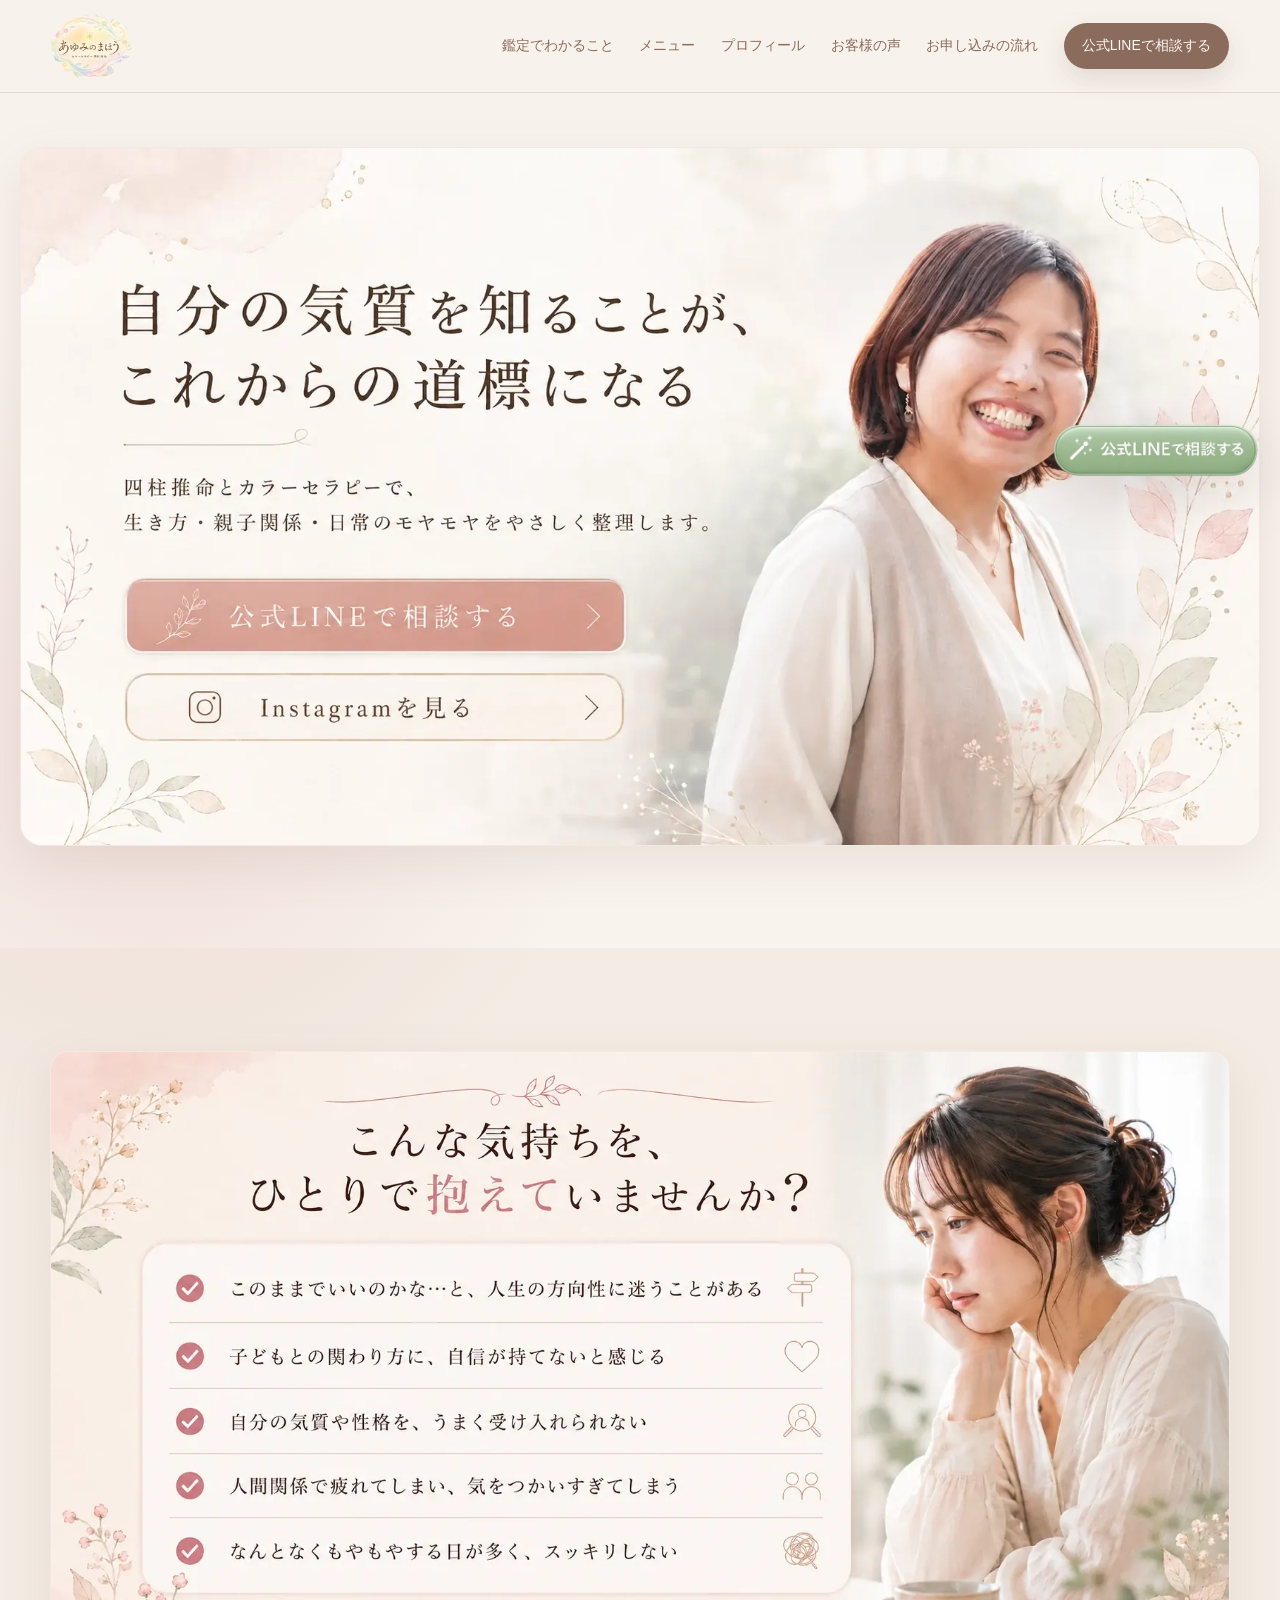
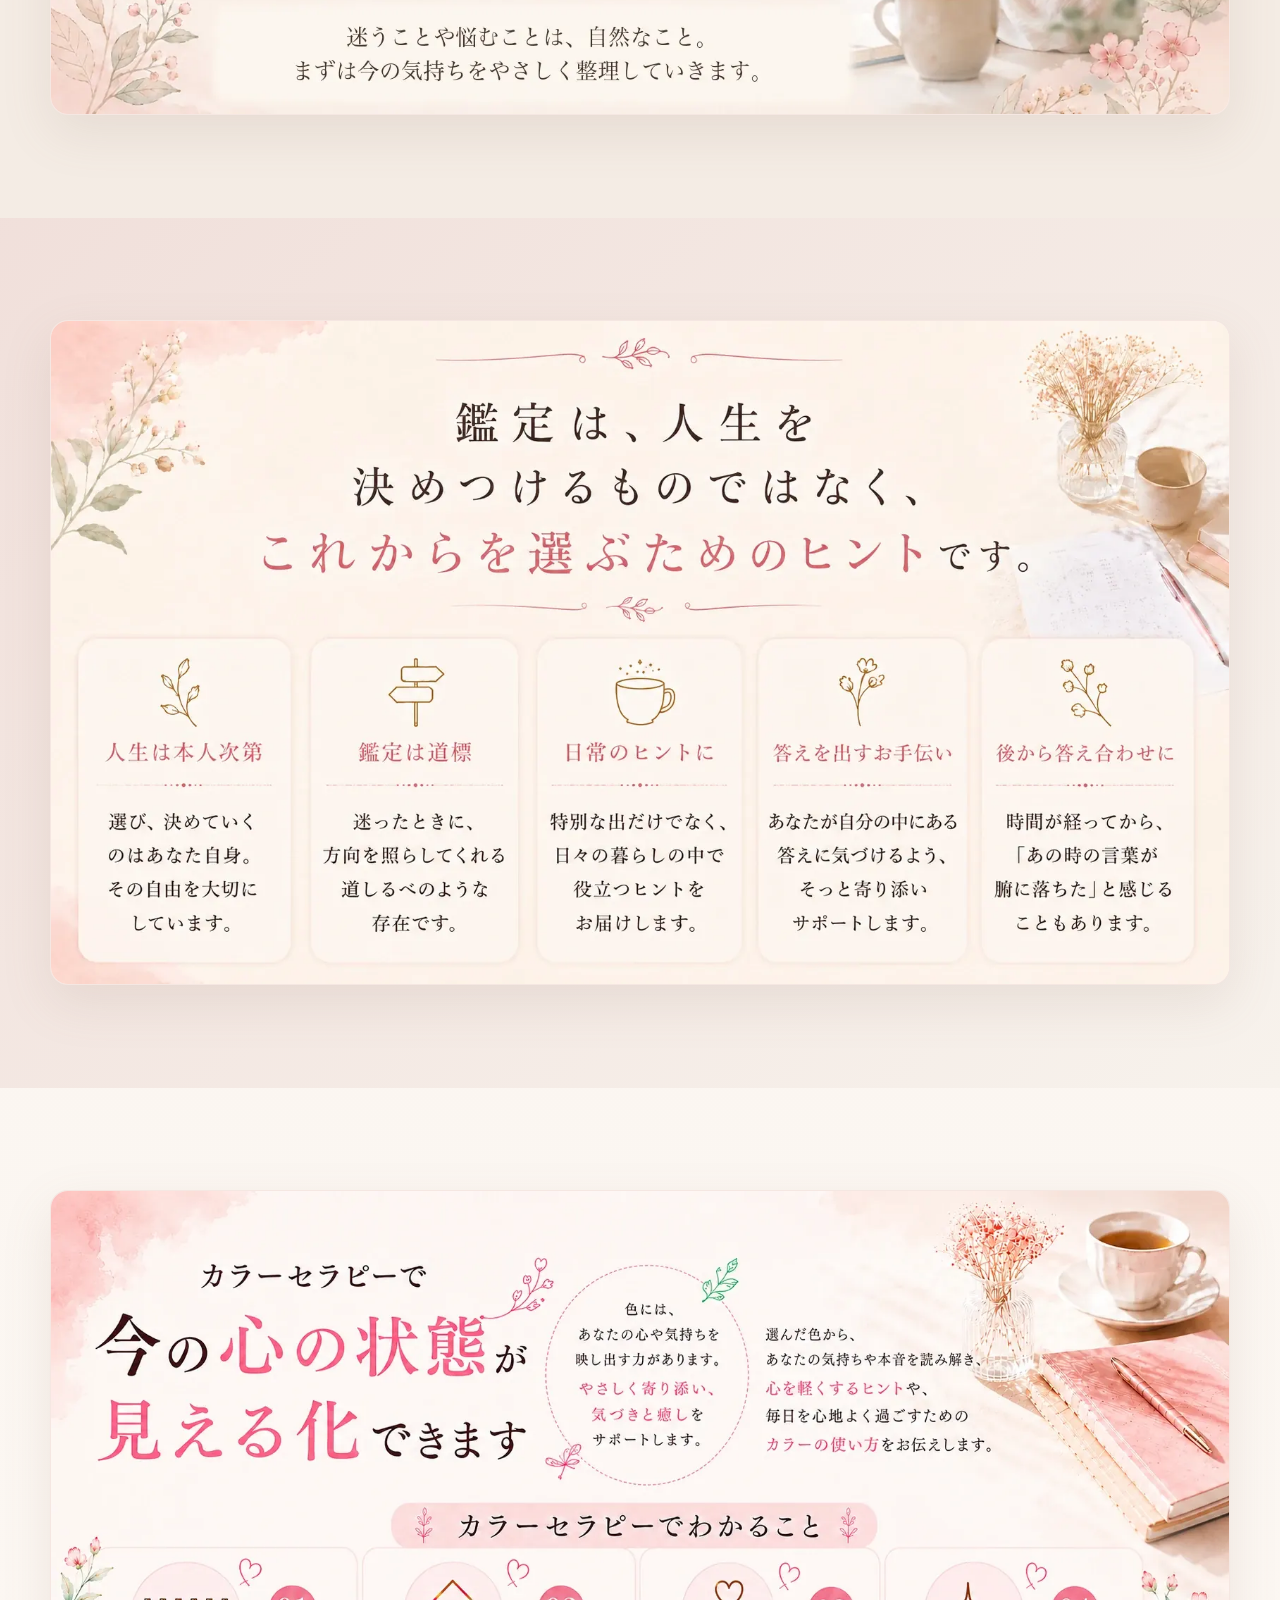
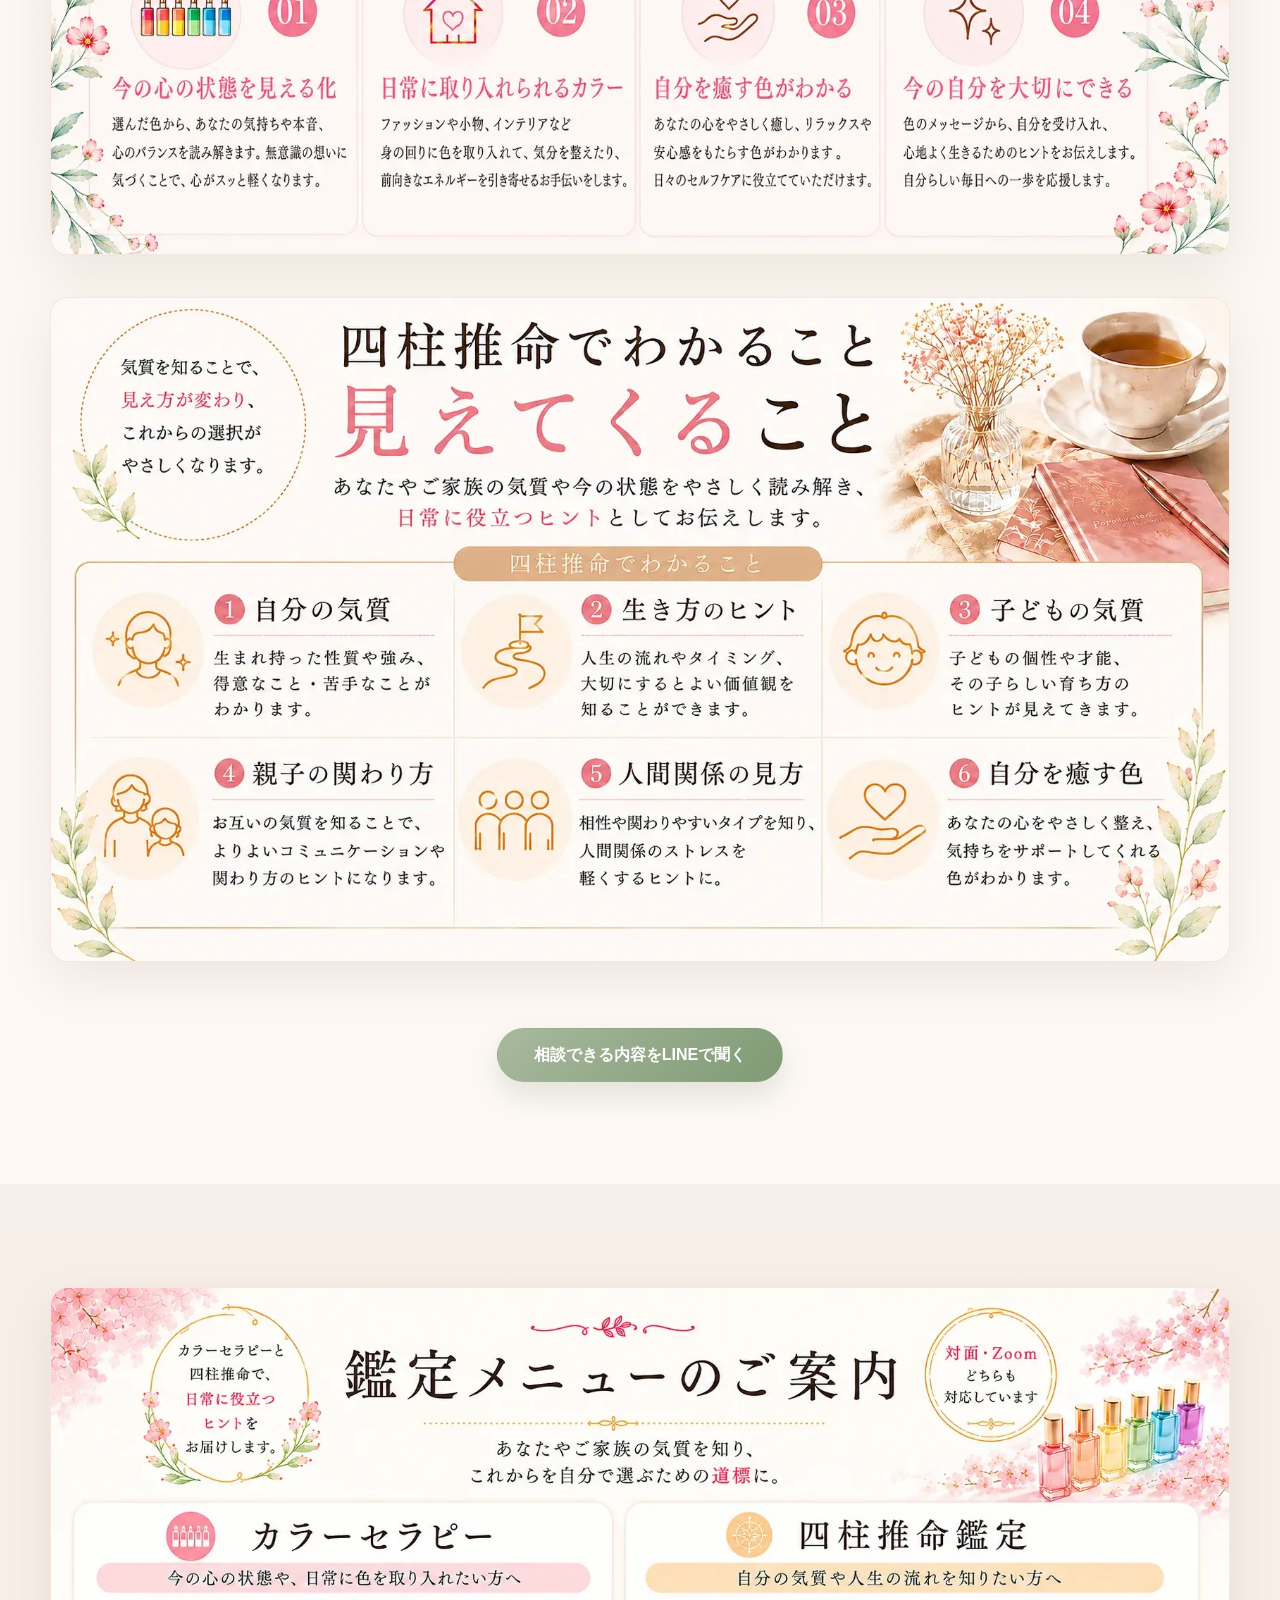
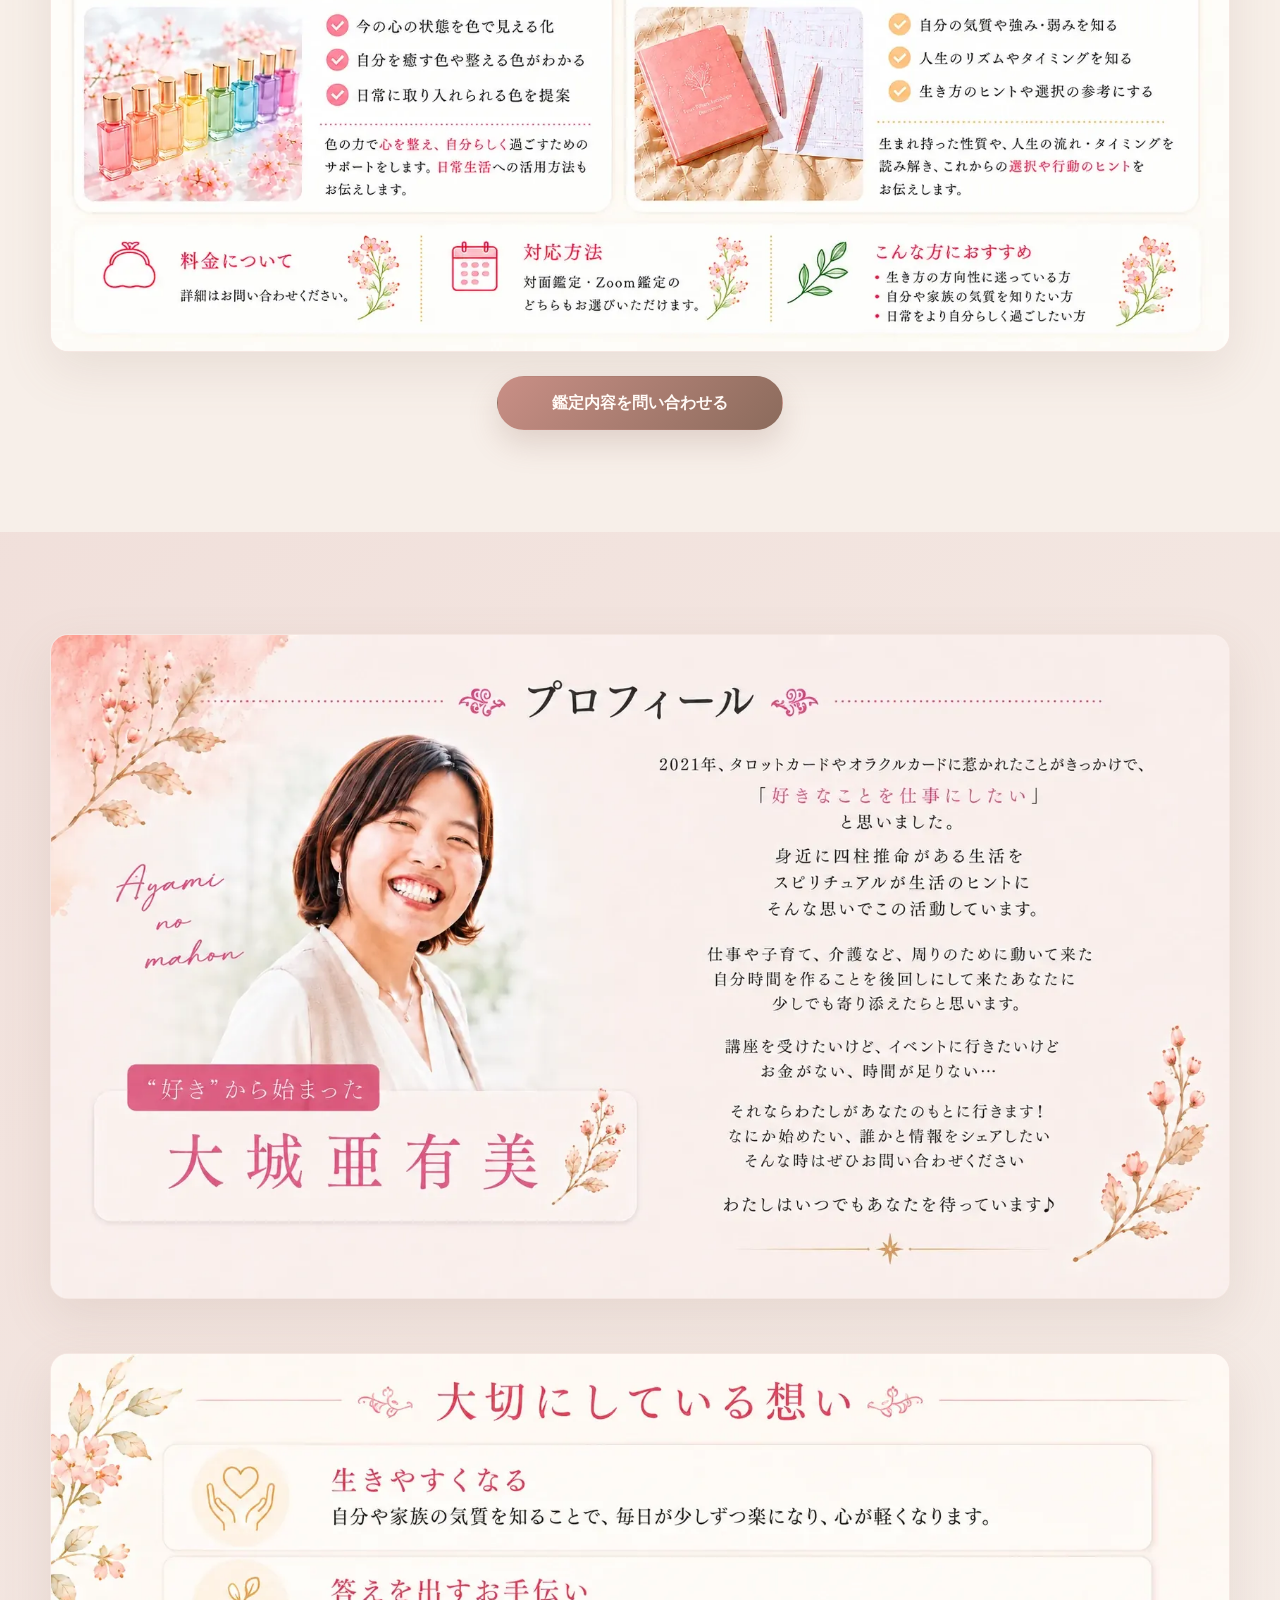
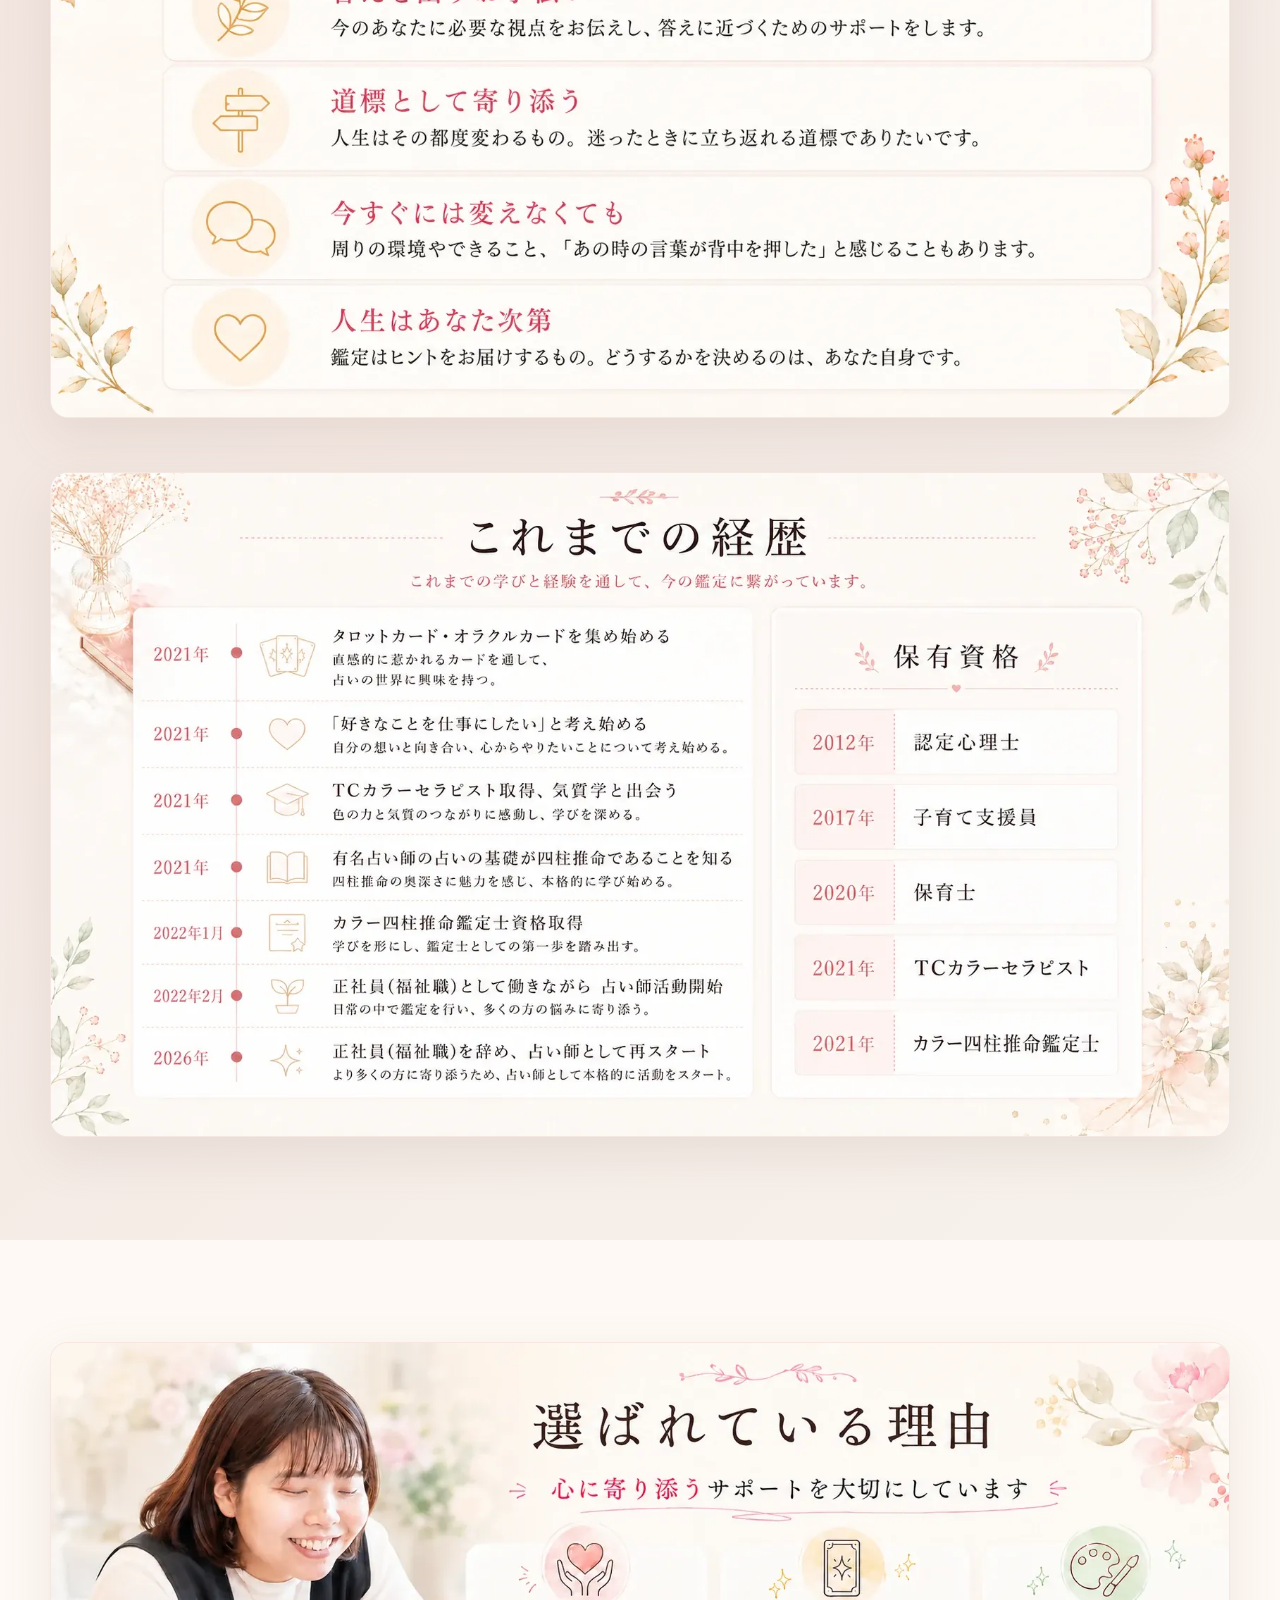
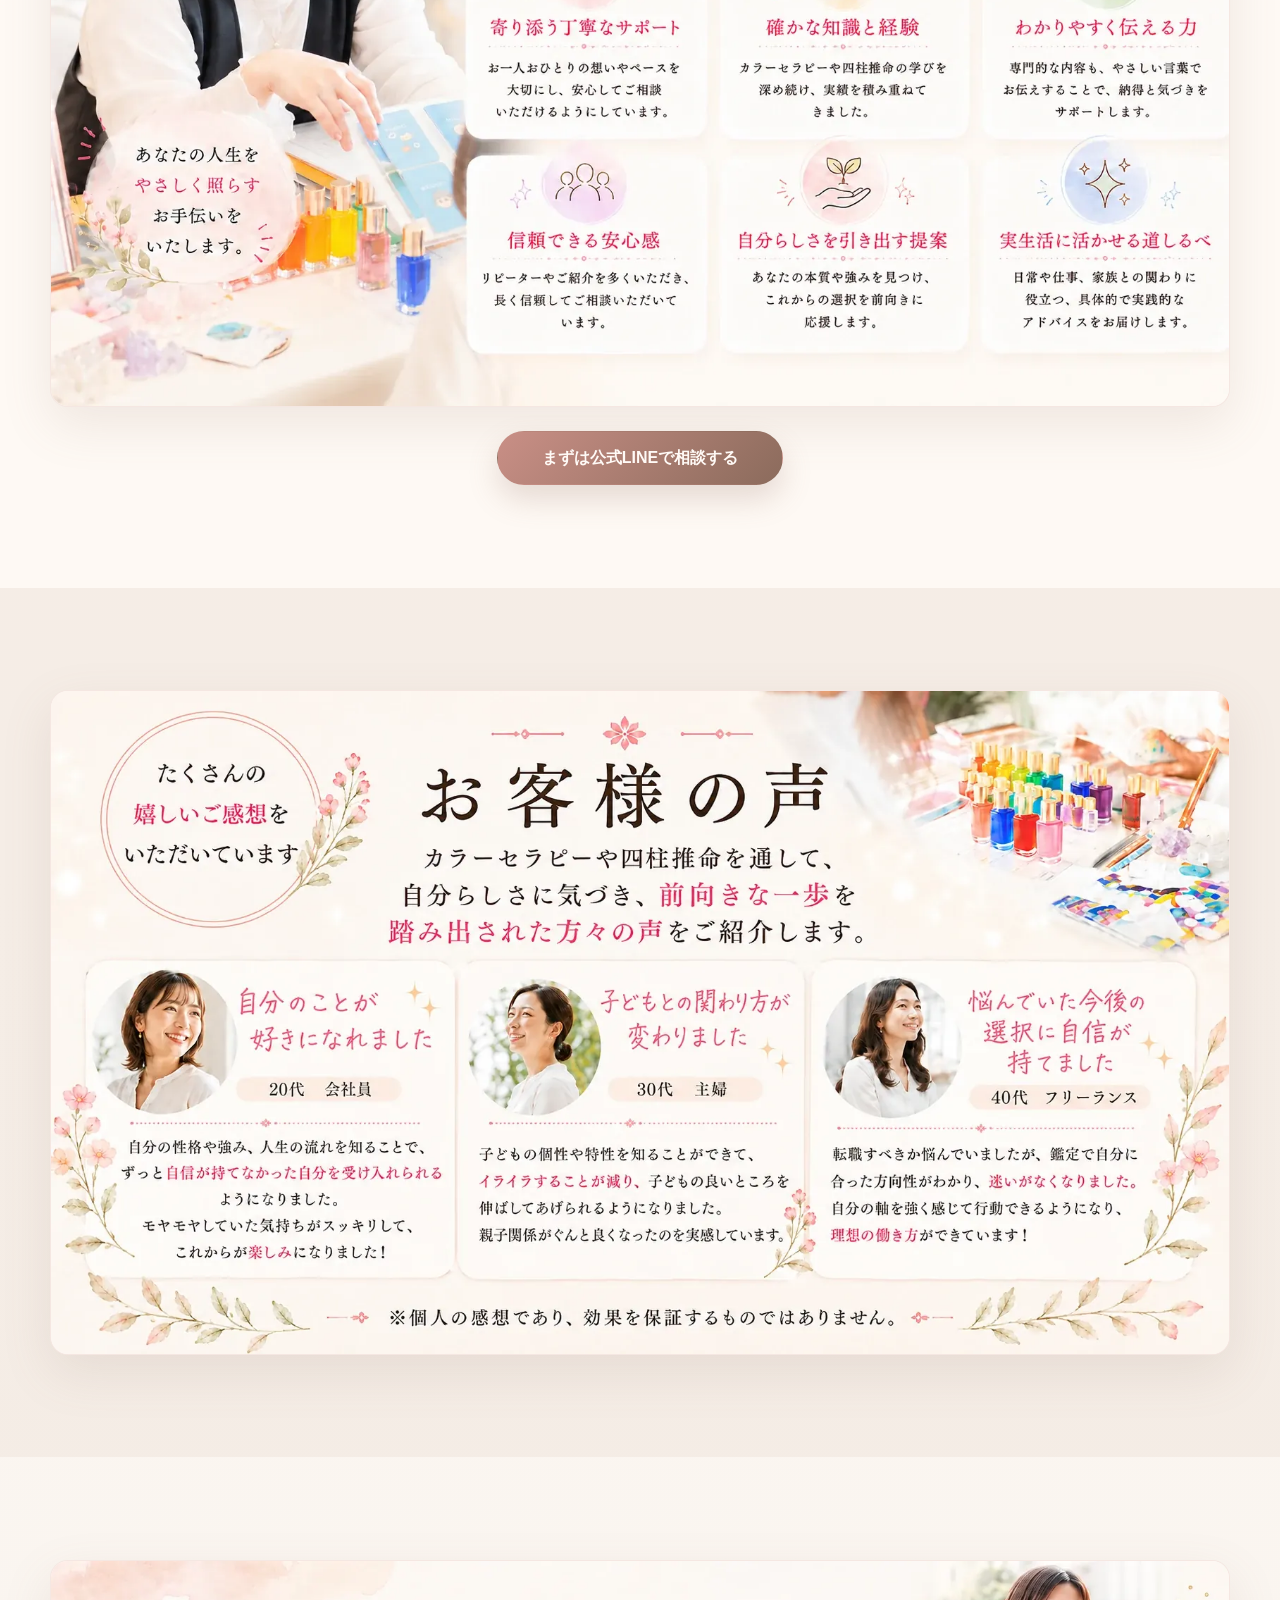
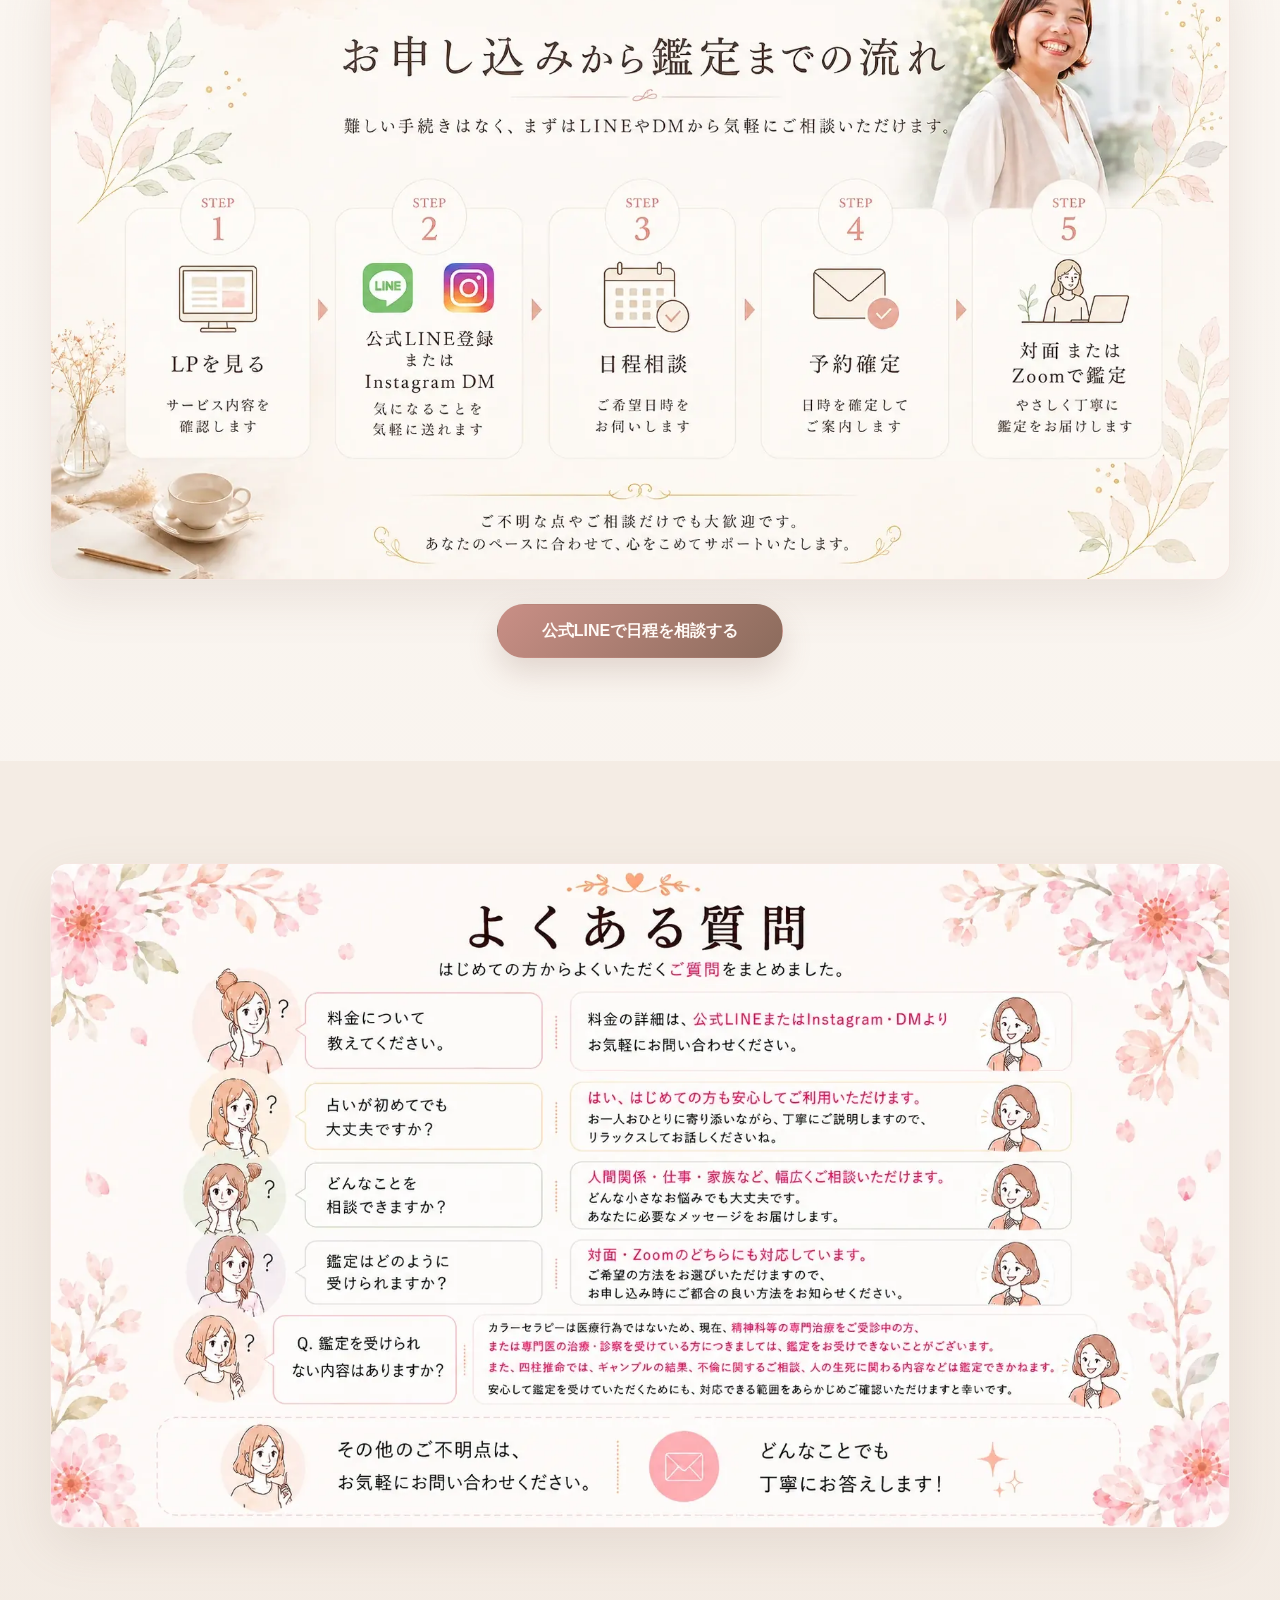
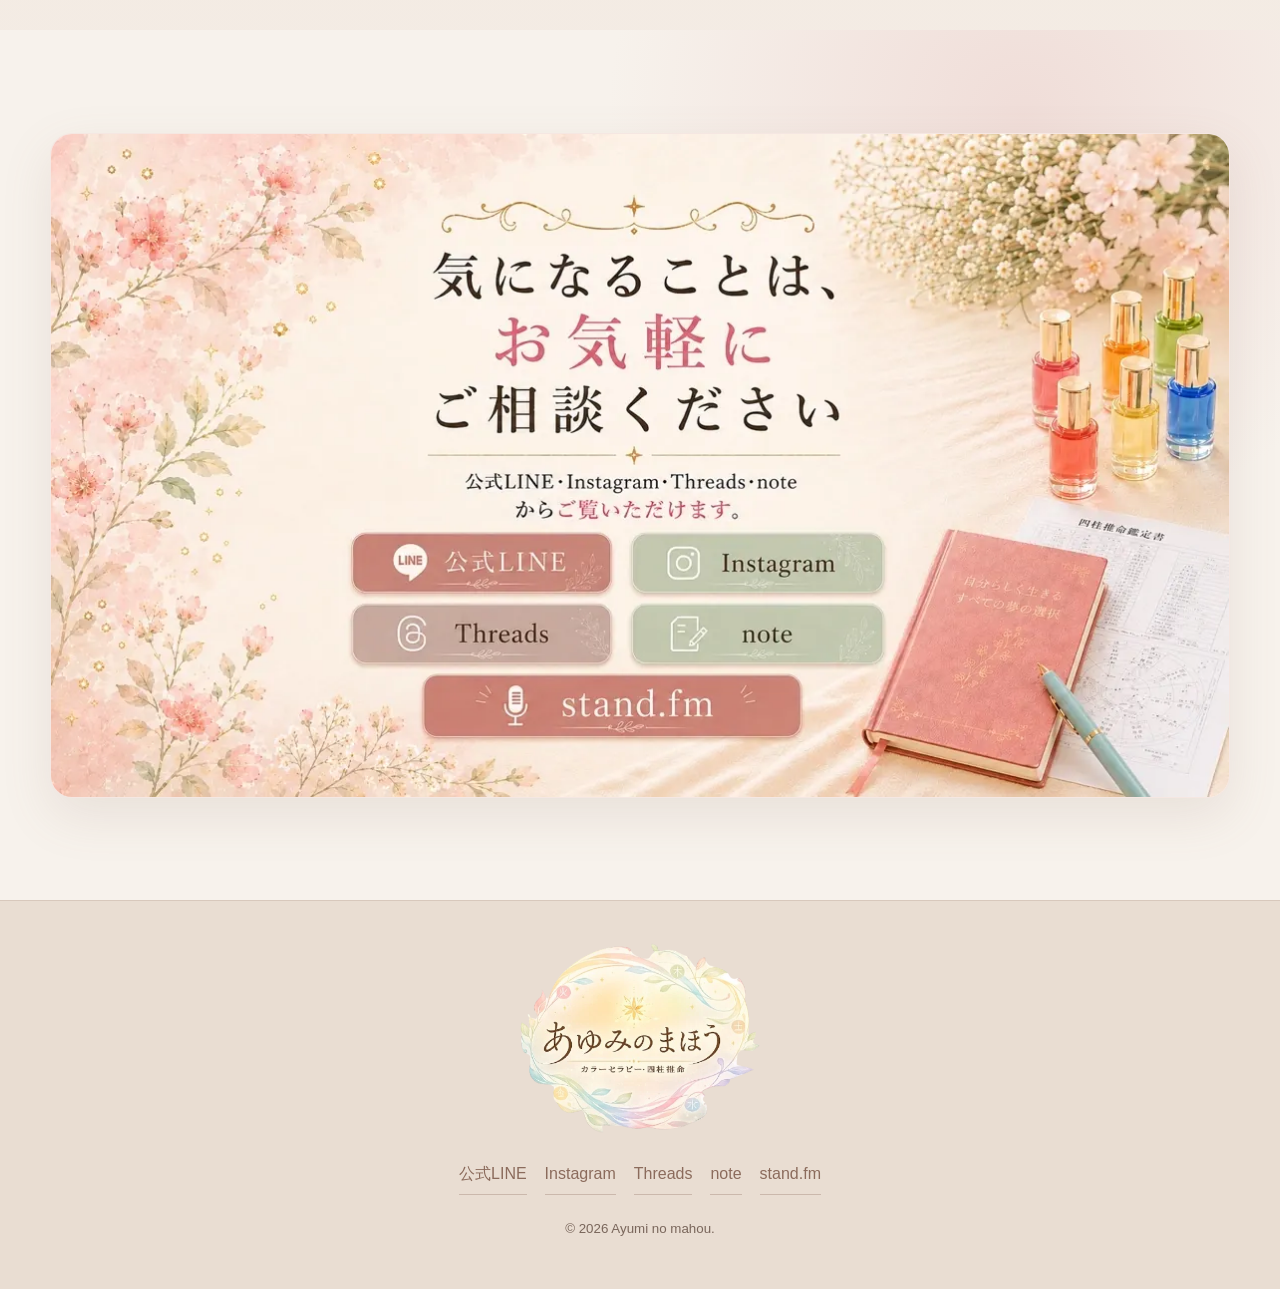
<file: index.html>
<!doctype html>
<html lang="ja">
  <head>
    <meta charset="utf-8">
    <meta name="viewport" content="width=device-width, initial-scale=1">
    <meta name="robots" content="noindex, nofollow">
    <title>しあわせ案内人 あゆみのまほう</title>
    <meta name="description" content="四柱推命とカラーセラピーで、自分や家族の氣質を知り、これからを選ぶためのヒントを見つける鑑定サービスです。">
    <link rel="stylesheet" href="style.css?v=banner-position-20260605">
  </head>
  <body>
    <header class="site-header">
      <a class="brand" href="#top" aria-label="しあわせ案内人 あゆみのまほう トップへ">
        <img class="brand-logo" src="assets/images/brand-logo.png" alt="あゆみのまほう 四柱推命・カラーセラピー">
      </a>
      <input class="nav-toggle" type="checkbox" id="nav-toggle" aria-label="メニューを開く">
      <label class="nav-button" for="nav-toggle"><span></span></label>
      <nav class="site-nav" aria-label="ページ内ナビゲーション">
        <a href="#insight">鑑定でわかること</a>
        <a href="#menu">メニュー</a>
        <a href="#profile">プロフィール</a>
        <a href="#voice">お客様の声</a>
        <a href="#flow">お申し込みの流れ</a>
        <a class="nav-cta js-link" href="https://lin.ee/wX5GsqL" data-link="line" target="_blank" rel="noopener noreferrer">公式LINEで相談する</a>
      </nav>
    </header>

    <main id="top">
      <section class="section hero-section">
        <div class="container hero-wrap">
          <figure class="image-frame hero-image hero-image-map">
            <!-- image-01：ファーストビュー。差し替える場合は assets/images/section01-fv.webp を更新 -->
            <picture>
              <source media="(max-width: 640px)" srcset="assets/images/mobile/section01-fv.webp">
              <img src="assets/images/section01-fv.webp" alt="自分の氣質を知ることが、これからの道標になる">
            </picture>
            <a class="hero-link hero-link-line js-link" href="https://lin.ee/wX5GsqL" data-link="line" target="_blank" rel="noopener noreferrer" aria-label="公式LINEで相談する"></a>
            <a class="hero-link hero-link-instagram js-link" href="https://www.instagram.com/ayumi.mahou/" data-link="instagram" target="_blank" rel="noopener noreferrer" aria-label="Instagramを見る"></a>
          </figure>
        </div>
      </section>

      <section class="section section-soft" id="problem">
        <div class="container">
          <figure class="image-frame">
            <!-- image-02：悩み共感。差し替える場合は assets/images/section02-problem.webp を更新 -->
            <picture>
              <source media="(max-width: 640px)" srcset="assets/images/mobile/section02-problem.webp">
              <img src="assets/images/section02-problem.webp" alt="こんな気持ちを、ひとりで抱えていませんか？">
            </picture>
          </figure>
        </div>
      </section>

      <section class="section section-rose" id="concept">
        <div class="container">
          <figure class="image-frame">
            <!-- image-03：鑑定コンセプト。差し替える場合は assets/images/section03-concept.webp を更新 -->
            <picture>
              <source media="(max-width: 640px)" srcset="assets/images/mobile/section03-concept.webp">
              <img src="assets/images/section03-concept.webp" alt="鑑定は、人生を決めつけるものではなく、これからを選ぶためのヒントです。">
            </picture>
          </figure>
        </div>
      </section>

      <section class="section" id="insight">
        <div class="container insight-stack">
          <figure class="image-frame image-frame-wide">
            <!-- image-04b：カラーセラピーでわかること。差し替える場合は assets/images/section04-insight-02.webp を更新 -->
            <picture>
              <source media="(max-width: 640px)" srcset="assets/images/mobile/section04-insight-02.webp">
              <img src="assets/images/section04-insight-02.webp" alt="カラーセラピーで今の心の状態が見える化できます">
            </picture>
          </figure>
          <figure class="image-frame image-frame-wide">
            <!-- image-04a：四柱推命でわかること。差し替える場合は assets/images/section04-insight-01.webp を更新 -->
            <picture>
              <source media="(max-width: 640px)" srcset="assets/images/mobile/section04-insight-01.webp">
              <img src="assets/images/section04-insight-01.webp" alt="四柱推命でわかること">
            </picture>
          </figure>
          <div class="cta-row compact">
            <a class="button button-sage js-link" href="https://lin.ee/wX5GsqL" data-link="line" target="_blank" rel="noopener noreferrer">相談できる内容をLINEで聞く</a>
          </div>
        </div>
      </section>

      <section class="section section-soft" id="menu">
        <div class="container">
          <figure class="image-frame image-frame-wide">
            <!-- image-05：鑑定メニュー。差し替える場合は assets/images/section05-menu.webp を更新 -->
            <picture>
              <source media="(max-width: 640px)" srcset="assets/images/mobile/section05-menu.webp">
              <img src="assets/images/section05-menu.webp" alt="鑑定メニューのご案内">
            </picture>
          </figure>
          <div class="cta-row compact">
            <a class="button button-primary js-link" href="https://lin.ee/wX5GsqL" data-link="line" target="_blank" rel="noopener noreferrer">鑑定内容を問い合わせる</a>
          </div>
        </div>
      </section>

      <section class="section section-rose" id="profile">
        <div class="container profile-stack">
          <figure class="image-frame">
            <!-- image-06：プロフィール。差し替える場合は assets/images/section06-profile.webp を更新 -->
            <picture>
              <source media="(max-width: 640px)" srcset="assets/images/mobile/section06-profile.webp">
              <img src="assets/images/section06-profile.webp" alt="あゆみのまほう プロフィール">
            </picture>
          </figure>
          <figure class="image-frame profile-message">
            <!-- image-06a：大切にしている想い。差し替える場合は assets/images/section06-message.webp を更新 -->
            <picture>
              <source media="(max-width: 640px)" srcset="assets/images/mobile/section06-message.webp">
              <img src="assets/images/section06-message.webp" alt="大切にしている想い">
            </picture>
          </figure>
          <figure class="image-frame">
            <!-- image-06b：これまでの経歴。差し替える場合は assets/images/section06-career.webp を更新 -->
            <picture>
              <source media="(max-width: 640px)" srcset="assets/images/mobile/section06-career.webp">
              <img src="assets/images/section06-career.webp" alt="これまでの経歴">
            </picture>
          </figure>
        </div>
      </section>

      <section class="section section-reason" id="reason">
        <div class="container">
          <figure class="image-frame image-frame-wide">
            <!-- image-07：選ばれている理由。差し替える場合は assets/images/section07-reason.webp を更新 -->
            <picture>
              <source media="(max-width: 640px)" srcset="assets/images/mobile/section07-reason.webp">
              <img src="assets/images/section07-reason.webp" alt="選ばれている理由">
            </picture>
          </figure>
          <div class="cta-row compact">
            <a class="button button-primary js-link" href="https://lin.ee/wX5GsqL" data-link="line" target="_blank" rel="noopener noreferrer">まずは公式LINEで相談する</a>
          </div>
        </div>
      </section>

      <section class="section section-soft" id="voice">
        <div class="container">
          <figure class="image-frame">
            <!-- image-08：お客様の声。差し替える場合は assets/images/section08-voice.webp を更新 -->
            <picture>
              <source media="(max-width: 640px)" srcset="assets/images/mobile/section08-voice.webp">
              <img src="assets/images/section08-voice.webp" alt="お客様の声">
            </picture>
          </figure>
        </div>
      </section>

      <section class="section" id="flow">
        <div class="container">
          <figure class="image-frame image-frame-wide">
            <!-- image-09：お申し込みの流れ。差し替える場合は assets/images/section09-flow.webp を更新 -->
            <picture>
              <source media="(max-width: 640px)" srcset="assets/images/mobile/section09-flow.webp">
              <img src="assets/images/section09-flow.webp" alt="お申し込みから鑑定までの流れ">
            </picture>
          </figure>
          <div class="cta-row compact">
            <a class="button button-primary js-link" href="https://lin.ee/wX5GsqL" data-link="line" target="_blank" rel="noopener noreferrer">公式LINEで日程を相談する</a>
          </div>
        </div>
      </section>

      <section class="section section-soft" id="faq">
        <div class="container">
          <figure class="image-frame">
            <!-- image-10：よくある質問。差し替える場合は assets/images/section10-faq.webp を更新 -->
            <picture>
              <source media="(max-width: 640px)" srcset="assets/images/mobile/section10-faq.webp">
              <img src="assets/images/section10-faq.webp" alt="よくある質問">
            </picture>
          </figure>
        </div>
      </section>

      <section class="section final-section" id="contact">
        <div class="container">
          <figure class="image-frame final-image cta-image-map">
            <!-- image-11：最終CTA。差し替える場合は assets/images/section11-cta.webp を更新 -->
            <picture>
              <source media="(max-width: 640px)" srcset="assets/images/mobile/section11-cta.webp">
              <img src="assets/images/section11-cta.webp" alt="気になることは、お気軽にご相談ください。公式LINE・Instagram・Threads・note・スタンドFMからご覧いただけます。">
            </picture>
            <a class="image-link image-link-line js-link" href="https://lin.ee/wX5GsqL" data-link="line" target="_blank" rel="noopener noreferrer" aria-label="公式LINEを開く"></a>
            <a class="image-link image-link-instagram js-link" href="https://www.instagram.com/ayumi.mahou/" data-link="instagram" target="_blank" rel="noopener noreferrer" aria-label="Instagramを開く"></a>
            <a class="image-link image-link-threads js-link" href="https://www.threads.net/@ayumi.mahou" data-link="threads" target="_blank" rel="noopener noreferrer" aria-label="Threadsを開く"></a>
            <a class="image-link image-link-note js-link" href="https://note.com/clear_egret7013" data-link="note" target="_blank" rel="noopener noreferrer" aria-label="noteを開く"></a>
            <a class="image-link image-link-standfm js-link" href="https://stand.fm/channels/674c5e4269bc2015d00409ae" data-link="standfm" target="_blank" rel="noopener noreferrer" aria-label="スタンドFMを開く">スタンドFM</a>
          </figure>
        </div>
      </section>
    </main>

    <a class="floating-line js-link" href="https://lin.ee/wX5GsqL" data-link="line" target="_blank" rel="noopener noreferrer" aria-label="公式LINEで相談する">
      <img src="assets/images/floating-line-banner.png" alt="公式LINEで相談する">
    </a>

    <footer class="site-footer">
      <div class="footer-inner">
        <a class="brand footer-brand" href="#top">
          <img class="brand-logo" src="assets/images/brand-logo.png" alt="あゆみのまほう 四柱推命・カラーセラピー">
        </a>
        <div class="footer-links">
          <a class="js-link" href="https://lin.ee/wX5GsqL" data-link="line" target="_blank" rel="noopener noreferrer">公式LINE</a>
          <a class="js-link" href="https://www.instagram.com/ayumi.mahou/" data-link="instagram" target="_blank" rel="noopener noreferrer">Instagram</a>
          <a class="js-link" href="https://www.threads.net/@ayumi.mahou" data-link="threads" target="_blank" rel="noopener noreferrer">Threads</a>
          <a class="js-link" href="https://note.com/clear_egret7013" data-link="note" target="_blank" rel="noopener noreferrer">note</a>
          <a class="js-link" href="https://stand.fm/channels/674c5e4269bc2015d00409ae" data-link="standfm" target="_blank" rel="noopener noreferrer">stand.fm</a>
        </div>
        <small>&copy; 2026 Ayumi no mahou.</small>
      </div>
    </footer>

    <script src="script.js"></script>
  </body>
</html>
</file>
<file: style.css>
:root {
  --ivory: #f7f2ec;
  --milk: #e9ddd2;
  --pink: #ebcfcb;
  --rose: #cfa39b;
  --sage: #c9d4c3;
  --brown: #8b6b5c;
  --deep: #4e372d;
  --white: #fffaf6;
  --line: rgba(139, 107, 92, 0.18);
  --shadow: 0 18px 50px rgba(139, 107, 92, 0.13);
  --serif: "Yu Mincho", "Hiragino Mincho ProN", "Noto Serif JP", serif;
  --sans: "Hiragino Kaku Gothic ProN", "Yu Gothic", "Noto Sans JP", sans-serif;
}

* {
  box-sizing: border-box;
}

html {
  scroll-behavior: smooth;
}

body {
  margin: 0;
  color: var(--brown);
  background:
    radial-gradient(circle at 12% 6%, rgba(235, 207, 203, 0.56), transparent 28rem),
    linear-gradient(180deg, var(--ivory), #fffaf6 42%, var(--ivory));
  font-family: var(--sans);
  line-height: 1.8;
}

a {
  color: inherit;
  text-decoration: none;
}

img {
  display: block;
  width: 100%;
  height: auto;
}

.site-header {
  position: sticky;
  top: 0;
  z-index: 20;
  display: flex;
  align-items: center;
  justify-content: space-between;
  gap: 24px;
  min-height: 78px;
  padding: 14px clamp(18px, 4vw, 54px);
  background: rgba(247, 242, 236, 0.9);
  border-bottom: 1px solid var(--line);
  backdrop-filter: blur(18px);
}

.brand {
  display: inline-flex;
  align-items: center;
  gap: 0;
  color: var(--deep);
}

.brand-logo {
  width: auto;
  height: 64px;
  object-fit: contain;
}

.brand-mark {
  display: grid;
  place-items: center;
  width: 44px;
  height: 44px;
  border: 1px solid rgba(207, 163, 155, 0.65);
  border-radius: 50%;
  color: var(--rose);
  font-family: Georgia, serif;
  font-size: 10px;
  font-style: italic;
  line-height: 1.1;
  text-align: center;
}

.brand-name {
  font-family: var(--serif);
  font-size: 15px;
  letter-spacing: 0;
  line-height: 1.45;
}

.site-nav {
  display: flex;
  align-items: center;
  gap: clamp(12px, 2vw, 26px);
  font-size: 14px;
}

.site-nav a {
  position: relative;
  white-space: nowrap;
}

.site-nav a:not(.nav-cta)::after {
  position: absolute;
  right: 0;
  bottom: -6px;
  left: 0;
  height: 1px;
  content: "";
  background: currentColor;
  opacity: 0;
  transform: scaleX(0.35);
  transition: opacity 0.2s ease, transform 0.2s ease;
}

.site-nav a:hover::after {
  opacity: 0.65;
  transform: scaleX(1);
}

.nav-cta {
  padding: 10px 18px;
  color: var(--white);
  background: var(--brown);
  border-radius: 999px;
  box-shadow: 0 10px 24px rgba(139, 107, 92, 0.18);
}

.nav-toggle,
.nav-button {
  display: none;
}

.section {
  padding: clamp(56px, 8vw, 112px) 0;
}

.hero-section {
  padding-top: clamp(26px, 5vw, 54px);
}

.section-soft {
  background: rgba(233, 221, 210, 0.38);
}

.section-rose {
  background:
    linear-gradient(135deg, rgba(235, 207, 203, 0.52), rgba(247, 242, 236, 0.86)),
    var(--ivory);
}

.container {
  width: min(1180px, calc(100% - 40px));
  margin: 0 auto;
}

.hero-wrap {
  width: min(1240px, calc(100% - 32px));
}

.image-frame {
  margin: 0 auto;
  overflow: hidden;
  background: var(--white);
  border: 1px solid rgba(207, 163, 155, 0.22);
  border-radius: 18px;
  box-shadow: var(--shadow);
}

.image-frame img {
  border-radius: inherit;
}

.mobile-only {
  display: none;
}

.hero-image,
.final-image {
  border-radius: 22px;
}

.hero-image-map {
  position: relative;
}

.hero-link {
  position: absolute;
  display: block;
  border-radius: 18px;
  outline: 0;
  transition: background-color 0.22s ease, box-shadow 0.22s ease, transform 0.22s ease;
}

.hero-link:hover,
.hero-link:focus-visible {
  background: rgba(207, 163, 155, 0.14);
  box-shadow: inset 0 0 0 2px rgba(139, 107, 92, 0.18), 0 12px 28px rgba(139, 107, 92, 0.12);
  transform: translateY(-1px);
}

.hero-link-line {
  left: 8.45%;
  top: 64.15%;
  width: 40.6%;
  height: 10.25%;
}

.hero-link-instagram {
  left: 8.45%;
  top: 78.0%;
  width: 40.6%;
  height: 10.25%;
}

.image-frame-wide {
  width: min(100%, 1220px);
}

.section-note {
  max-width: 720px;
  margin: 26px auto 0;
  color: var(--deep);
  font-family: var(--serif);
  font-size: clamp(16px, 2vw, 19px);
  text-align: center;
}

.cta-row {
  display: flex;
  flex-wrap: wrap;
  justify-content: center;
  gap: 14px;
  margin-top: clamp(22px, 4vw, 34px);
}

.cta-row.compact {
  margin-top: 24px;
}

.button {
  display: inline-flex;
  align-items: center;
  justify-content: center;
  min-height: 54px;
  min-width: min(100%, 286px);
  padding: 14px 26px;
  border: 1px solid transparent;
  border-radius: 999px;
  font-weight: 700;
  line-height: 1.35;
  text-align: center;
  transition: transform 0.2s ease, box-shadow 0.2s ease, background-color 0.2s ease;
}

.button:hover {
  transform: translateY(-2px);
}

.button-primary {
  color: var(--white);
  background: linear-gradient(135deg, #c98f86, var(--brown));
  box-shadow: 0 14px 30px rgba(139, 107, 92, 0.22);
}

.button-primary:hover {
  box-shadow: 0 18px 36px rgba(139, 107, 92, 0.28);
}

.button-secondary {
  color: var(--brown);
  background: rgba(255, 250, 246, 0.8);
  border-color: rgba(139, 107, 92, 0.26);
}

.button-secondary:hover {
  background: #fff;
}

.button-sage {
  color: #fff;
  background: linear-gradient(135deg, #a9b99f, #7f9a74);
  box-shadow: 0 14px 30px rgba(100, 128, 89, 0.18);
}

.profile-stack {
  display: grid;
  gap: clamp(28px, 5vw, 54px);
}

.insight-stack {
  display: grid;
  gap: clamp(24px, 4vw, 42px);
}

.section-reason {
  background: rgba(255, 250, 246, 0.82);
}

.final-section {
  background:
    radial-gradient(circle at 80% 10%, rgba(235, 207, 203, 0.6), transparent 26rem),
    var(--ivory);
}

.cta-image-map {
  position: relative;
}

.image-link {
  position: absolute;
  display: block;
  border-radius: 999px;
  outline: 0;
  transition: background-color 0.22s ease, box-shadow 0.22s ease, transform 0.22s ease;
}

.image-link:hover,
.image-link:focus-visible {
  box-shadow: inset 0 0 0 2px rgba(139, 107, 92, 0.22), 0 12px 26px rgba(139, 107, 92, 0.14);
  transform: translateY(-1px);
}

.image-link-line {
  left: 13.4%;
  top: 59.1%;
  width: 21.55%;
  height: 11.3%;
  background: transparent;
}

.image-link-instagram {
  left: 36.3%;
  top: 59.1%;
  width: 21.55%;
  height: 11.3%;
  background: transparent;
}

.image-link-threads {
  left: 13.4%;
  top: 71.8%;
  width: 21.55%;
  height: 10.5%;
  background: transparent;
}

.image-link-note {
  left: 36.3%;
  top: 71.8%;
  width: 21.55%;
  height: 10.5%;
  background: transparent;
}

.image-link-standfm {
  left: 13.4%;
  top: 84.15%;
  display: flex;
  align-items: center;
  justify-content: center;
  width: 44.45%;
  height: 12.05%;
  color: transparent;
  background: transparent;
  font-size: 0;
  font-weight: 700;
  line-height: 1;
  text-align: center;
  box-shadow: none;
}

.image-link-line:hover,
.image-link-line:focus-visible,
.image-link-threads:hover,
.image-link-threads:focus-visible,
.image-link-standfm:hover,
.image-link-standfm:focus-visible {
  background: rgba(139, 107, 92, 0.12);
}

.image-link-instagram:hover,
.image-link-instagram:focus-visible,
.image-link-note:hover,
.image-link-note:focus-visible {
  background: rgba(127, 154, 116, 0.16);
}

.floating-line {
  position: fixed;
  right: 22px;
  top: 50%;
  z-index: 30;
  display: block;
  width: min(210px, 16vw);
  min-width: 150px;
  border-radius: 26px;
  filter: drop-shadow(0 16px 28px rgba(78, 55, 45, 0.18));
  overflow: hidden;
  transform: translateY(-50%);
  transition: transform 0.22s ease, filter 0.22s ease, opacity 0.22s ease;
}

.floating-line:hover,
.floating-line:focus-visible {
  filter: drop-shadow(0 18px 32px rgba(78, 55, 45, 0.25));
  transform: translateY(-52%);
}

.floating-line img {
  width: 100%;
  height: auto;
}

.sub-links,
.footer-links {
  display: flex;
  flex-wrap: wrap;
  justify-content: center;
  gap: 10px 18px;
}

.sub-links {
  margin-top: 22px;
}

.sub-links a,
.footer-links a {
  padding: 5px 0;
  border-bottom: 1px solid rgba(139, 107, 92, 0.32);
}

.sub-links a:hover,
.footer-links a:hover {
  color: var(--deep);
  border-color: currentColor;
}

.site-footer {
  padding: 42px 20px 48px;
  background: var(--milk);
  border-top: 1px solid var(--line);
}

.footer-inner {
  display: grid;
  justify-items: center;
  gap: 22px;
  max-width: 1100px;
  margin: 0 auto;
  text-align: center;
}

.footer-brand {
  justify-content: center;
}

.footer-brand .brand-logo {
  height: clamp(132px, 18vw, 190px);
}

.site-footer small {
  color: rgba(78, 55, 45, 0.72);
}

@media (max-width: 960px) {
  .site-nav {
    gap: 14px;
    font-size: 13px;
  }

  .site-nav a:not(.nav-cta):nth-child(4),
  .site-nav a:not(.nav-cta):nth-child(5) {
    display: none;
  }

  .floating-line {
    right: 12px;
    width: min(176px, 18vw);
    min-width: 126px;
  }

}

@media (max-width: 640px) {
  .site-header {
    min-height: 66px;
    padding: 10px 16px;
  }

  .brand-mark {
    width: 38px;
    height: 38px;
    font-size: 9px;
  }

  .brand-name {
    font-size: 13px;
  }

  .brand-logo {
    height: 52px;
  }

  .nav-button {
    position: relative;
    display: grid;
    place-items: center;
    width: 42px;
    height: 42px;
    border: 1px solid rgba(139, 107, 92, 0.22);
    border-radius: 50%;
    background: rgba(255, 250, 246, 0.72);
  }

  .nav-button span,
  .nav-button::before,
  .nav-button::after {
    width: 18px;
    height: 1px;
    content: "";
    background: var(--brown);
    transition: transform 0.2s ease, opacity 0.2s ease;
  }

  .nav-button::before {
    position: absolute;
    transform: translateY(-6px);
  }

  .nav-button::after {
    position: absolute;
    transform: translateY(6px);
  }

  .nav-toggle:checked + .nav-button span {
    opacity: 0;
  }

  .nav-toggle:checked + .nav-button::before {
    transform: rotate(42deg);
  }

  .nav-toggle:checked + .nav-button::after {
    transform: rotate(-42deg);
  }

  .site-nav {
    position: absolute;
    top: calc(100% + 1px);
    right: 12px;
    left: 12px;
    display: grid;
    gap: 0;
    padding: 10px;
    background: rgba(255, 250, 246, 0.98);
    border: 1px solid var(--line);
    border-radius: 18px;
    box-shadow: var(--shadow);
    opacity: 0;
    pointer-events: none;
    transform: translateY(-8px);
    transition: opacity 0.2s ease, transform 0.2s ease;
  }

  .nav-toggle:checked ~ .site-nav {
    opacity: 1;
    pointer-events: auto;
    transform: translateY(0);
  }

  .site-nav a,
  .site-nav a:not(.nav-cta):nth-child(4),
  .site-nav a:not(.nav-cta):nth-child(5) {
    display: block;
    padding: 12px 14px;
    border-radius: 12px;
  }

  .site-nav a::after {
    display: none;
  }

  .nav-cta {
    margin-top: 6px;
    text-align: center;
  }

  .section {
    padding: 44px 0;
  }

  .hero-section {
    padding-top: 18px;
  }

  .container,
  .hero-wrap {
    width: min(100% - 24px, 1180px);
  }

  .image-frame {
    border-radius: 12px;
    box-shadow: 0 12px 30px rgba(139, 107, 92, 0.12);
  }

  .mobile-only {
    display: block;
  }

  .hero-image,
  .final-image {
    border-radius: 14px;
  }

  .hero-link {
    border-radius: 12px;
  }

  .hero-link-line {
    left: 8.5%;
    top: 71.8%;
    width: 83.6%;
    height: 9.3%;
  }

  .hero-link-instagram {
    left: 8.5%;
    top: 83.55%;
    width: 83.6%;
    height: 9.1%;
  }

  .image-link-line {
    left: 10.3%;
    top: 43.9%;
    width: 37.2%;
    height: 7.55%;
  }

  .image-link-instagram {
    left: 49.95%;
    top: 43.9%;
    width: 37.2%;
    height: 7.55%;
  }

  .image-link-threads {
    left: 10.3%;
    top: 53.05%;
    width: 37.2%;
    height: 7.6%;
  }

  .image-link-note {
    left: 49.95%;
    top: 53.05%;
    width: 37.2%;
    height: 7.6%;
  }

  .image-link-standfm {
    left: 10.3%;
    top: 62.15%;
    width: 76.2%;
    height: 7.55%;
  }

  .section-note {
    margin-top: 18px;
    font-size: 15px;
    line-height: 1.75;
  }

  .cta-row {
    display: grid;
    gap: 10px;
    margin-top: 18px;
  }

  .button {
    width: 100%;
    min-height: 52px;
    min-width: 0;
    padding: 13px 18px;
    font-size: 15px;
  }

  .profile-stack {
    gap: 22px;
  }

  .sub-links,
  .footer-links {
    gap: 8px 14px;
    font-size: 14px;
  }

  .floating-line {
    right: 12px;
    bottom: 10px;
    left: auto;
    top: auto;
    width: min(54vw, 210px);
    min-width: 0;
    max-width: 210px;
    margin: 0;
    border-radius: 14px;
    transform: none;
  }

  .floating-line:hover,
  .floating-line:focus-visible {
    transform: translateY(-3px);
  }
}
</file>
